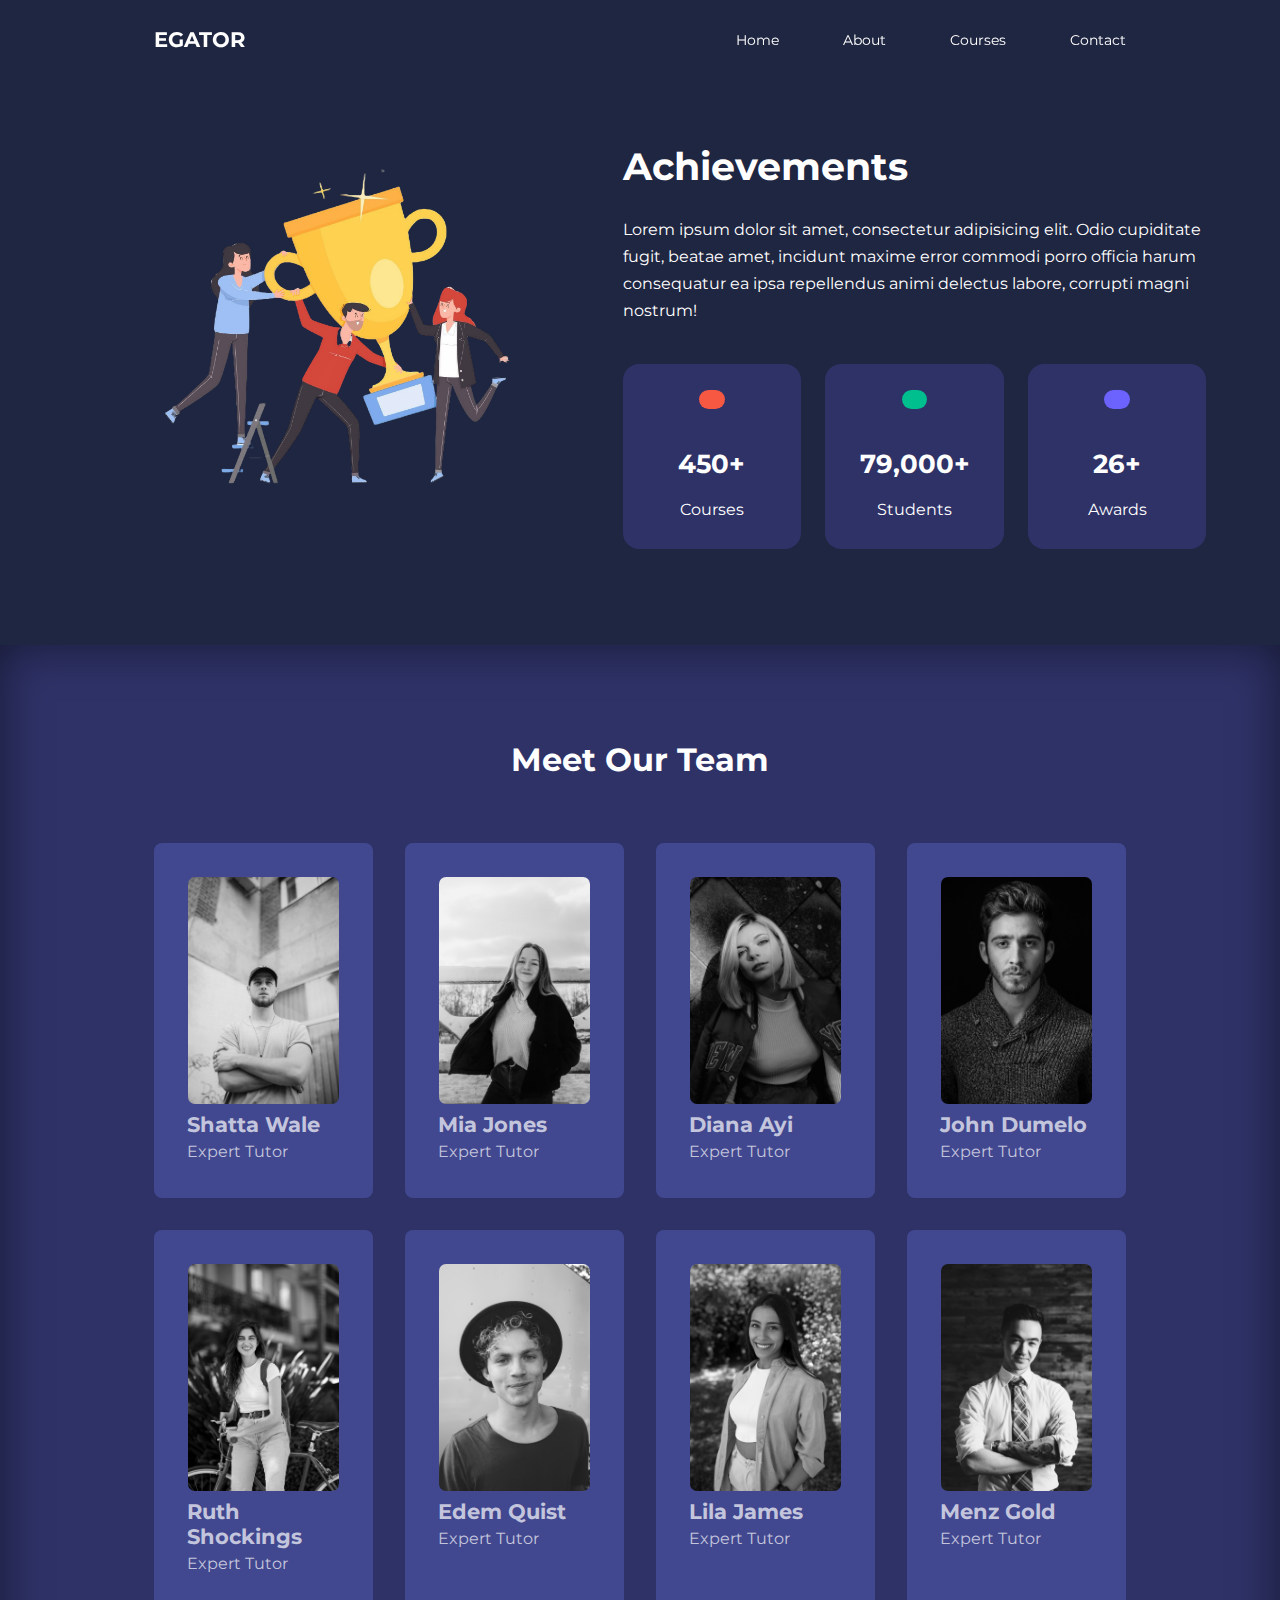
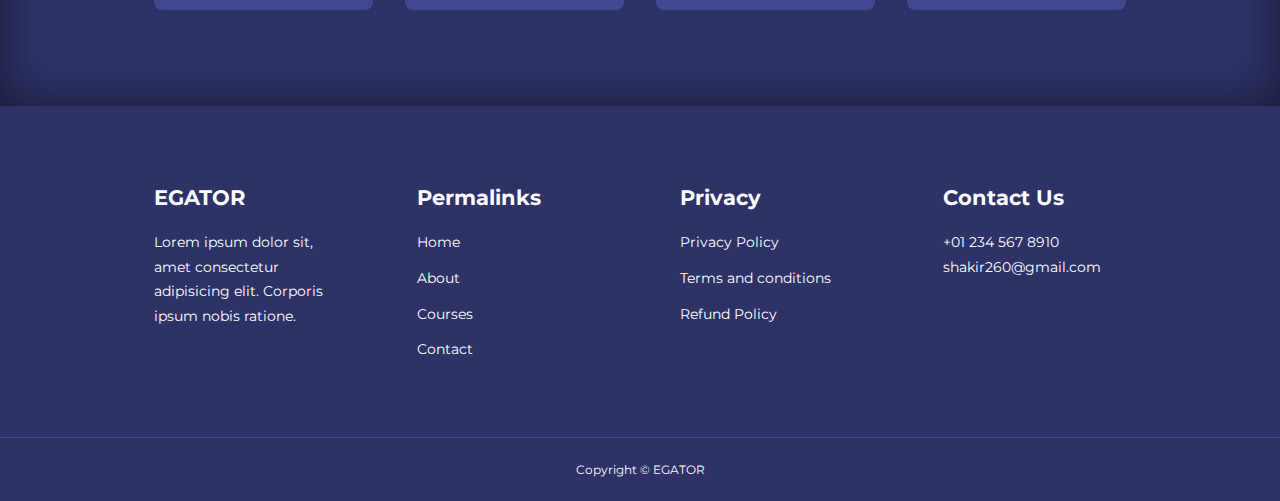
<file: about.html>
<!DOCTYPE html>
<html lang="es">
<head>
    <meta charset="UTF-8">
    <meta http-equiv="X-UA-Compatible" content="IE-edge"
    <meta name="viewport" content="width=device-width, initial-scale=1.0">
    <title>Responsive Multipage Education Website</title>
    <link rel="stylesheet" href="styles.css">
    <!-- About CSS -->
    <link rel="stylesheet" href="about.css">
    <!-- SWIPER JS -->
    <link rel="stylesheet" href="https://cdn.jsdelivr.net/npm/swiper@11/swiper-bundle.min.css"/>
    <!-- ICONSCOUT CDN -->
    <link rel="stylesheet" href="https://unicons.iconscout.com/release/v4.0.8/css/line.css">
</head>
<body>
<!-- =================== NAVBAR ================== -->
<nav>
    <div class="container nav-container">
        <a href="index.html"><h4>EGATOR</h4></a>
        <ul class="nav-menu">
            <li><a href="index.html">Home</a></li>
            <li><a href="about.html">About</a></li>
            <li><a href="courses.html">Courses</a></li>
            <li><a href="contact.html">Contact</a></li>
        </ul>
        <button id="open-menu-btn"><i class="uil uil-bars"></i></button>
        <button id="close-menu-btn"><i class="uil uil-multiply"></i></button>
    </div>
</nav>
<!-- =================== END OF NAVBAR ================== -->

<!-- ================================ ABOUT ============================== -->
    <section class="about-achievements">
        <div class="container about-achievements-container">
            <div class="about-achievements-left">
                <img src="assets/img/edu006.png" alt="">
            </div>
        
            <div class="about-achievements-right">
                <h1>Achievements</h1>
                <p>
                    Lorem ipsum dolor sit amet, consectetur adipisicing elit. 
                    Odio cupiditate fugit, beatae amet, incidunt maxime 
                    error commodi porro officia harum consequatur 
                    ea ipsa repellendus animi delectus labore, 
                    corrupti magni nostrum!
                </p>
                <div class="achievements-cards">
                    <article class="achievement-card">
                        <span class="achievement-icon">
                            <i class="uil uil-video"></i>
                        </span>
                        <h3>450+</h3>
                        <p>Courses</p>
                    </article>
                    <article class="achievement-card">
                        <span class="achievement-icon">
                            <i class="uil uil-users-alt"></i>
                        </span>
                        <h3>79,000+</h3>
                        <p>Students</p>
                    </article>
                    <article class="achievement-card">
                        <span class="achievement-icon">
                            <i class="uil uil-trophy"></i>
                        </span>
                        <h3>26+</h3>
                        <p>Awards</p>
                    </article>
                </div>
            </div>
        </div>
    </section>
<!-- ================================ END OF ABOUT ============================== -->

<section class="team">
    <h2>Meet Our Team</h2>
    <div class="container team-container">
        <article class="team-member">
            <div class="team-member-image">
                <img src="assets/img/tm-m1.jpg" alt="">
            </div>
            <div class="team-member-info">
                <h4>Shatta Wale</h4>
                <p>Expert Tutor</p>
            </div>
            <div class="team-member-socials">
                <a href="#" target="_blank"><i class="uil uil-instagram"></i></a>
                <a href="#" target="_blank"><i class="uil uil-twitter-alt"></i></a>
                <a href="#" target="_blank"><i class="uil uil-linkedin-alt"></i></a>
            </div>
        </article>

        <article class="team-member">
            <div class="team-member-image">
                <img src="assets/img/tm-w1.jpg" alt="">
            </div>
            <div class="team-member-info">
                <h4>Mia Jones</h4>
                <p>Expert Tutor</p>
            </div>
            <div class="team-member-socials">
                <a href="#" target="_blank"><i class="uil uil-instagram"></i></a>
                <a href="#" target="_blank"><i class="uil uil-twitter-alt"></i></a>
                <a href="#" target="_blank"><i class="uil uil-linkedin-alt"></i></a>
            </div>
        </article>

        <article class="team-member">
            <div class="team-member-image">
                <img src="assets/img/tm-w2.jpg" alt="">
            </div>
            <div class="team-member-info">
                <h4>Diana Ayi</h4>
                <p>Expert Tutor</p>
            </div>
            <div class="team-member-socials">
                <a href="#" target="_blank"><i class="uil uil-instagram"></i></a>
                <a href="#" target="_blank"><i class="uil uil-twitter-alt"></i></a>
                <a href="#" target="_blank"><i class="uil uil-linkedin-alt"></i></a>
            </div>
        </article>

        <article class="team-member">
            <div class="team-member-image">
                <img src="assets/img/tm-m2.jpg" alt="">
            </div>
            <div class="team-member-info">
                <h4>John Dumelo</h4>
                <p>Expert Tutor</p>
            </div>
            <div class="team-member-socials">
                <a href="#" target="_blank"><i class="uil uil-instagram"></i></a>
                <a href="#" target="_blank"><i class="uil uil-twitter-alt"></i></a>
                <a href="#" target="_blank"><i class="uil uil-linkedin-alt"></i></a>
            </div>
        </article>

        <article class="team-member">
            <div class="team-member-image">
                <img src="assets/img/tm-w3.jpg" alt="">
            </div>
            <div class="team-member-info">
                <h4>Ruth Shockings</h4>
                <p>Expert Tutor</p>
            </div>
            <div class="team-member-socials">
                <a href="#" target="_blank"><i class="uil uil-instagram"></i></a>
                <a href="#" target="_blank"><i class="uil uil-twitter-alt"></i></a>
                <a href="#" target="_blank"><i class="uil uil-linkedin-alt"></i></a>
            </div>
        </article>

        <article class="team-member">
            <div class="team-member-image">
                <img src="assets/img/tm-m3.jpg" alt="">
            </div>
            <div class="team-member-info">
                <h4>Edem Quist</h4>
                <p>Expert Tutor</p>
            </div>
            <div class="team-member-socials">
                <a href="#" target="_blank"><i class="uil uil-instagram"></i></a>
                <a href="#" target="_blank"><i class="uil uil-twitter-alt"></i></a>
                <a href="#" target="_blank"><i class="uil uil-linkedin-alt"></i></a>
            </div>
        </article>

        <article class="team-member">
            <div class="team-member-image">
                <img src="assets/img/tm-w4.jpg" alt="">
            </div>
            <div class="team-member-info">
                <h4>Lila James</h4>
                <p>Expert Tutor</p>
            </div>
            <div class="team-member-socials">
                <a href="#" target="_blank"><i class="uil uil-instagram"></i></a>
                <a href="#" target="_blank"><i class="uil uil-twitter-alt"></i></a>
                <a href="#" target="_blank"><i class="uil uil-linkedin-alt"></i></a>
            </div>
        </article>

        <article class="team-member">
            <div class="team-member-image">
                <img src="assets/img/tm-m4.jpg" alt="">
            </div>
            <div class="team-member-info">
                <h4>Menz Gold</h4>
                <p>Expert Tutor</p>
            </div>
            <div class="team-member-socials">
                <a href="#" target="_blank"><i class="uil uil-instagram"></i></a>
                <a href="#" target="_blank"><i class="uil uil-twitter-alt"></i></a>
                <a href="#" target="_blank"><i class="uil uil-linkedin-alt"></i></a>
            </div>
        </article>
    </div>
</section>



<!-- ================================ FOOTER ============================== -->
<footer>
    <div class="container footer-container">
        <div class="footer-1">
            <a href="index.html" class="footer-logo"><h4>EGATOR</h4></a>
            <p>
                Lorem ipsum dolor sit, amet consectetur adipisicing elit. Corporis ipsum nobis ratione.
            </p>
        </div>

        <div class="footer-2">
            <h4>Permalinks</h4>
            <ul class="permalinks">
                <li><a href="index.html">Home</a></li>
                <li><a href="about.html">About</a></li>
                <li><a href="courses.html">Courses</a></li>
                <li><a href="contact.html">Contact</a></li>
            </ul>
        </div>

        <div class="footer-3">
            <h4>Privacy</h4>
            <ul class="privacy">
                <li><a href="#">Privacy Policy</a></li>
                <li><a href="#">Terms and conditions</a></li>
                <li><a href="#">Refund Policy</a></li>
            </ul>
        </div>

        <div class="footer-4">
            <h4>Contact Us</h4>
            <div>
                <p>+01 234 567 8910</p>
                <p>shakir260@gmail.com</p>
            </div>
        

            <ul class="footer-socials">
                <li><a href="#"><i class="uil uil-facebook-f"></i></a></li>
                <li><a href="#"><i class="uil uil-instagram-alt"></i></a></li>
                <li><a href="#"><i class="uil uil-twitter"></i></a></li>
                <li><a href="#"><i class="uil uil-linkedin-alt"></i></a></li>
            </ul>
        </div>
    </div>
    <div class="footer-copyright">
        <small>Copyright &copy; EGATOR</small>
    </div>
</footer>


<script src="main.js"></script>
<!-- SWIPER JS SCRIPT -->
<script src="https://cdn.jsdelivr.net/npm/swiper@11/swiper-bundle.min.js"></script>
<!-- Initialize Swiper -->
<script>

let swiper = new Swiper(".mySwiper", {
        slidesPerView: 1,
        spaceBetween: 30,
        pagination: {
            el: ".swiper-pagination",
            clickable: true,
        },
        breakpoints: {
            600: {
                slidesPerView: 2,
                spaceBetween: 32,
            },
        }
    });
</script>
</body>
</html>
</file>
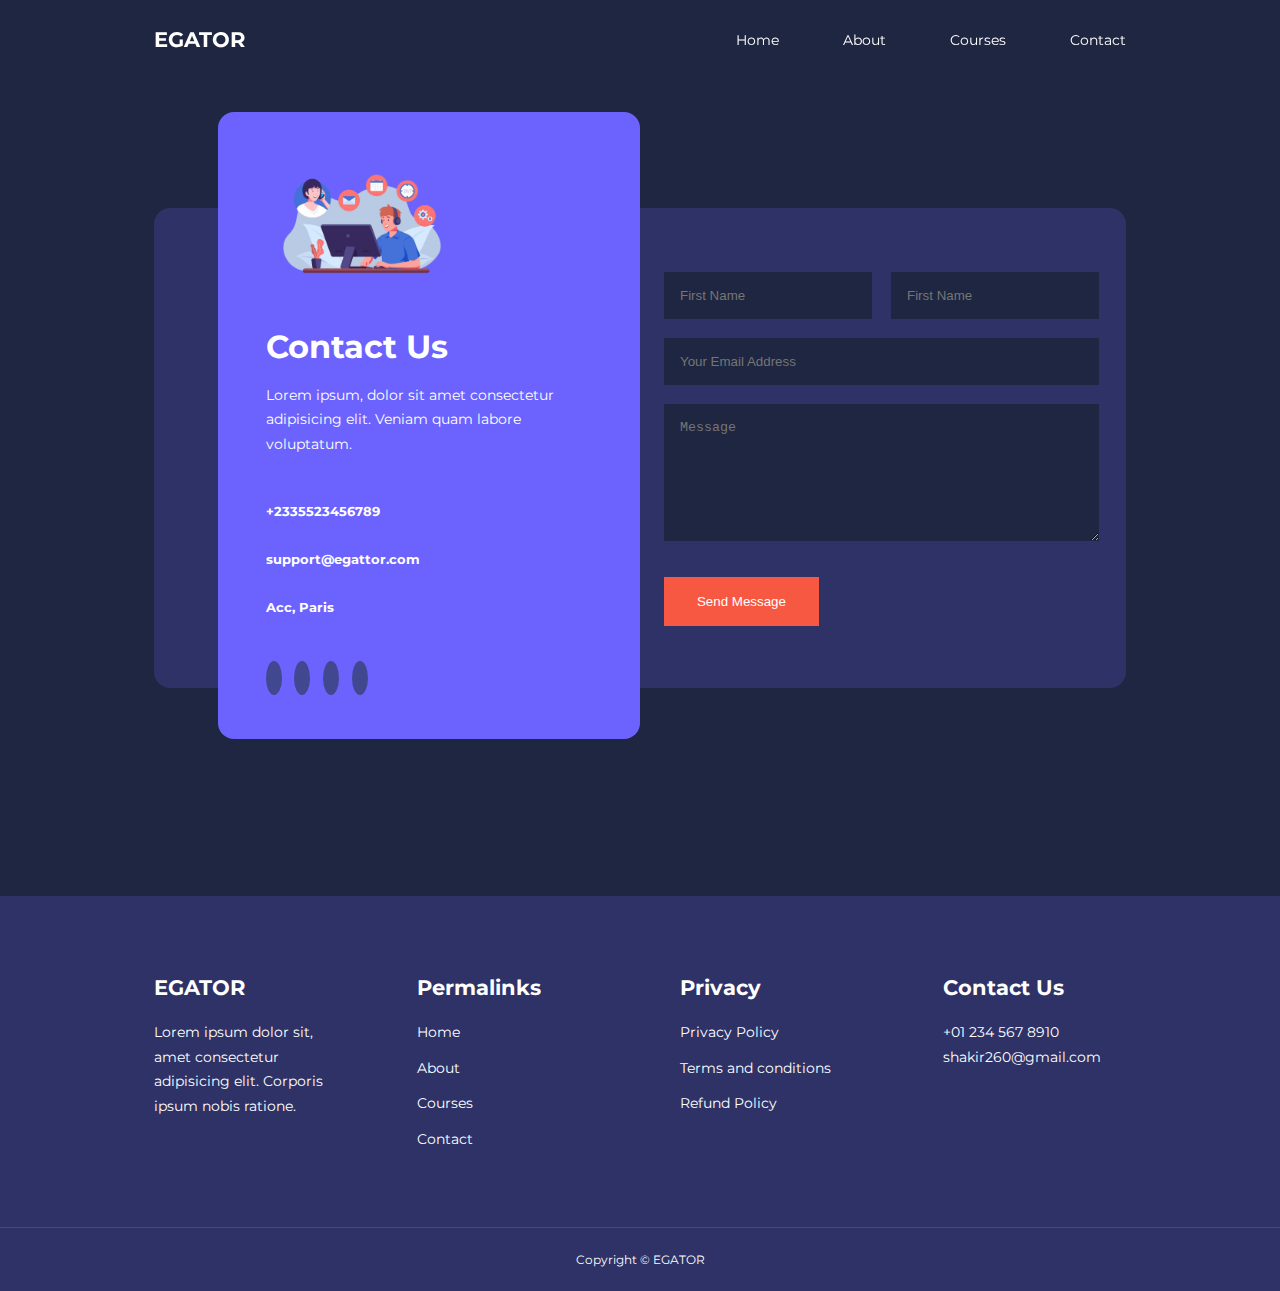
<file: contact.html>
<!DOCTYPE html>
<html lang="es">
<head>
    <meta charset="UTF-8">
    <meta http-equiv="X-UA-Compatible" content="IE-edge"
    <meta name="viewport" content="width=device-width, initial-scale=1.0">
    <title>Responsive Multipage Education Website</title>
    <link rel="stylesheet" href="styles.css">
    <!-- About CSS -->
    <link rel="stylesheet" href="contact.css">
    <!-- SWIPER JS -->
    <link rel="stylesheet" href="https://cdn.jsdelivr.net/npm/swiper@11/swiper-bundle.min.css"/>
    <!-- ICONSCOUT CDN -->
    <link rel="stylesheet" href="https://unicons.iconscout.com/release/v4.0.8/css/line.css">
</head>
<body>
<!-- =================== NAVBAR ================== -->
<nav>
    <div class="container nav-container">
        <a href="index.html"><h4>EGATOR</h4></a>
        <ul class="nav-menu">
            <li><a href="index.html">Home</a></li>
            <li><a href="about.html">About</a></li>
            <li><a href="courses.html">Courses</a></li>
            <li><a href="contact.html">Contact</a></li>
        </ul>
        <button id="open-menu-btn"><i class="uil uil-bars"></i></button>
        <button id="close-menu-btn"><i class="uil uil-multiply"></i></button>
    </div>
</nav>
<!-- =================== END OF NAVBAR ================== -->

    <section class="contact">
        <div class="container contact-container">
            <aside class="contact-aside">
                <div class="aside-image">
                    <img src="assets/img/contact-us.png" alt="">
                </div>
                <h2>Contact Us</h2>
                <p>Lorem ipsum, dolor sit amet consectetur adipisicing elit. Veniam quam labore voluptatum.</p>
                <ul class="contact-details">
                    <li>
                        <i class="uil uil-phone-times"></i>
                        <h5>+2335523456789</h5>
                    </li>
                    <li>
                        <i class="uil uil-envelope"></i>
                        <h5>support@egattor.com</h5>
                    </li>
                    <li>
                        <i class="uil uil-location-point"></i>
                        <h5>Acc, Paris</h5>
                    </li>
                </ul>
                <ul class="contact-socials">
                    <li><a href="#"><i class="uil uil-facebook-f"></i></a></li>
                    <li><a href="#"><i class="uil uil-instagram-alt"></i></a></li>
                    <li><a href="#"><i class="uil uil-twitter"></i></a></li>
                    <li><a href="#"><i class="uil uil-linkedin-alt"></i></a></li>
                </ul>
            </aside>

            <form class="contact-form">
                <div class="form-name">
                    <input type="text" name="First Name" placeholder="First Name" id="">
                    <input type="text" name="First Name" placeholder="First Name" id="">
                </div>
                <input type="email" name="Email Address" placeholder="Your Email Address" required> 
                <textarea name="Message" rows="7" id="" placeholder="Message" required></textarea>
                <button type="submit" class="btn btn-primary">Send Message</button>
            </form>
        </div>
    </section>

<!-- ================================ FOOTER ============================== -->
<footer>
    <div class="container footer-container">
        <div class="footer-1">
            <a href="index.html" class="footer-logo"><h4>EGATOR</h4></a>
            <p>
                Lorem ipsum dolor sit, amet consectetur adipisicing elit. Corporis ipsum nobis ratione.
            </p>
        </div>

        <div class="footer-2">
            <h4>Permalinks</h4>
            <ul class="permalinks">
                <li><a href="index.html">Home</a></li>
                <li><a href="about.html">About</a></li>
                <li><a href="courses.html">Courses</a></li>
                <li><a href="contact.html">Contact</a></li>
            </ul>
        </div>

        <div class="footer-3">
            <h4>Privacy</h4>
            <ul class="privacy">
                <li><a href="#">Privacy Policy</a></li>
                <li><a href="#">Terms and conditions</a></li>
                <li><a href="#">Refund Policy</a></li>
            </ul>
        </div>

        <div class="footer-4">
            <h4>Contact Us</h4>
            <div>
                <p>+01 234 567 8910</p>
                <p>shakir260@gmail.com</p>
            </div>
        

            <ul class="footer-socials">
                <li><a href="#"><i class="uil uil-facebook-f"></i></a></li>
                <li><a href="#"><i class="uil uil-instagram-alt"></i></a></li>
                <li><a href="#"><i class="uil uil-twitter"></i></a></li>
                <li><a href="#"><i class="uil uil-linkedin-alt"></i></a></li>
            </ul>
        </div>
    </div>
    <div class="footer-copyright">
        <small>Copyright &copy; EGATOR</small>
    </div>
</footer>


<script src="main.js"></script>
<!-- SWIPER JS SCRIPT -->
<script src="https://cdn.jsdelivr.net/npm/swiper@11/swiper-bundle.min.js"></script>
<!-- Initialize Swiper -->
<script>

let swiper = new Swiper(".mySwiper", {
        slidesPerView: 1,
        spaceBetween: 30,
        pagination: {
            el: ".swiper-pagination",
            clickable: true,
        },
        breakpoints: {
            600: {
                slidesPerView: 2,
                spaceBetween: 32,
            },
        }
    });
</script>
</body>
</html>
</file>
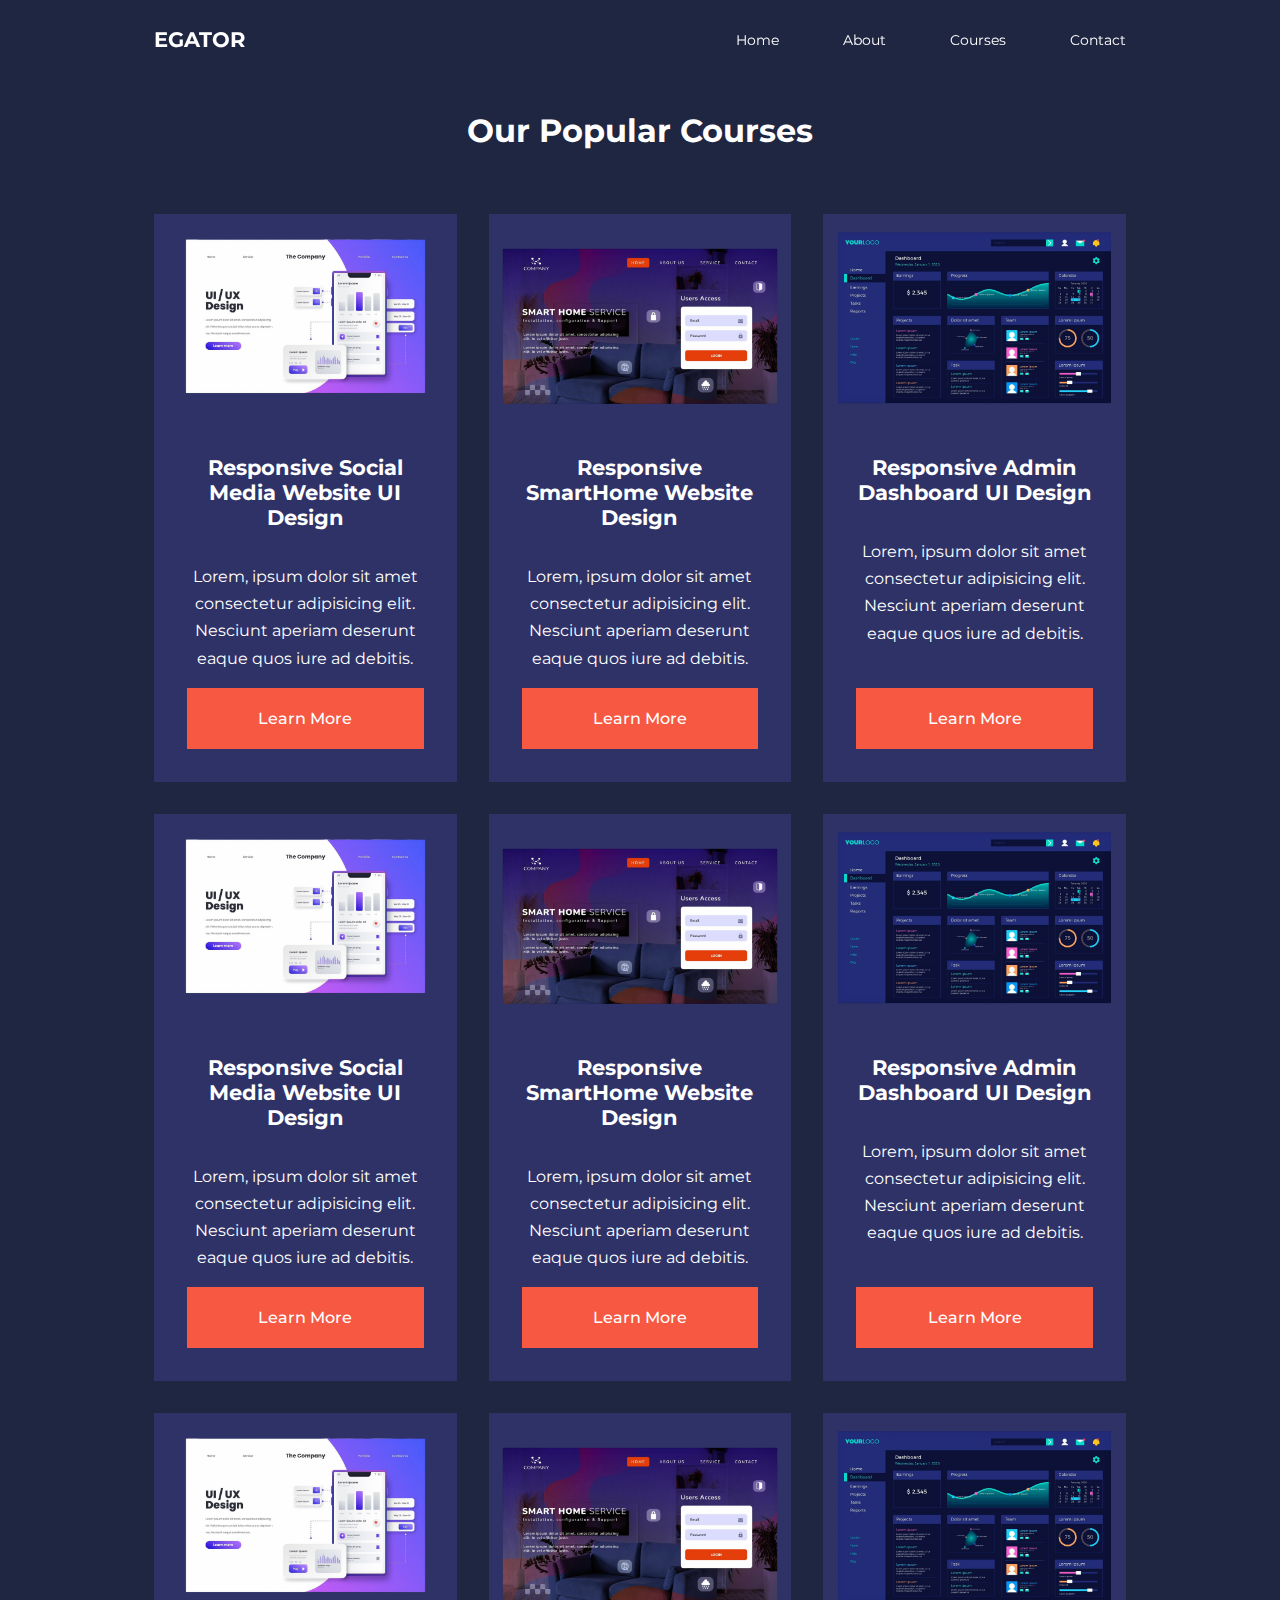
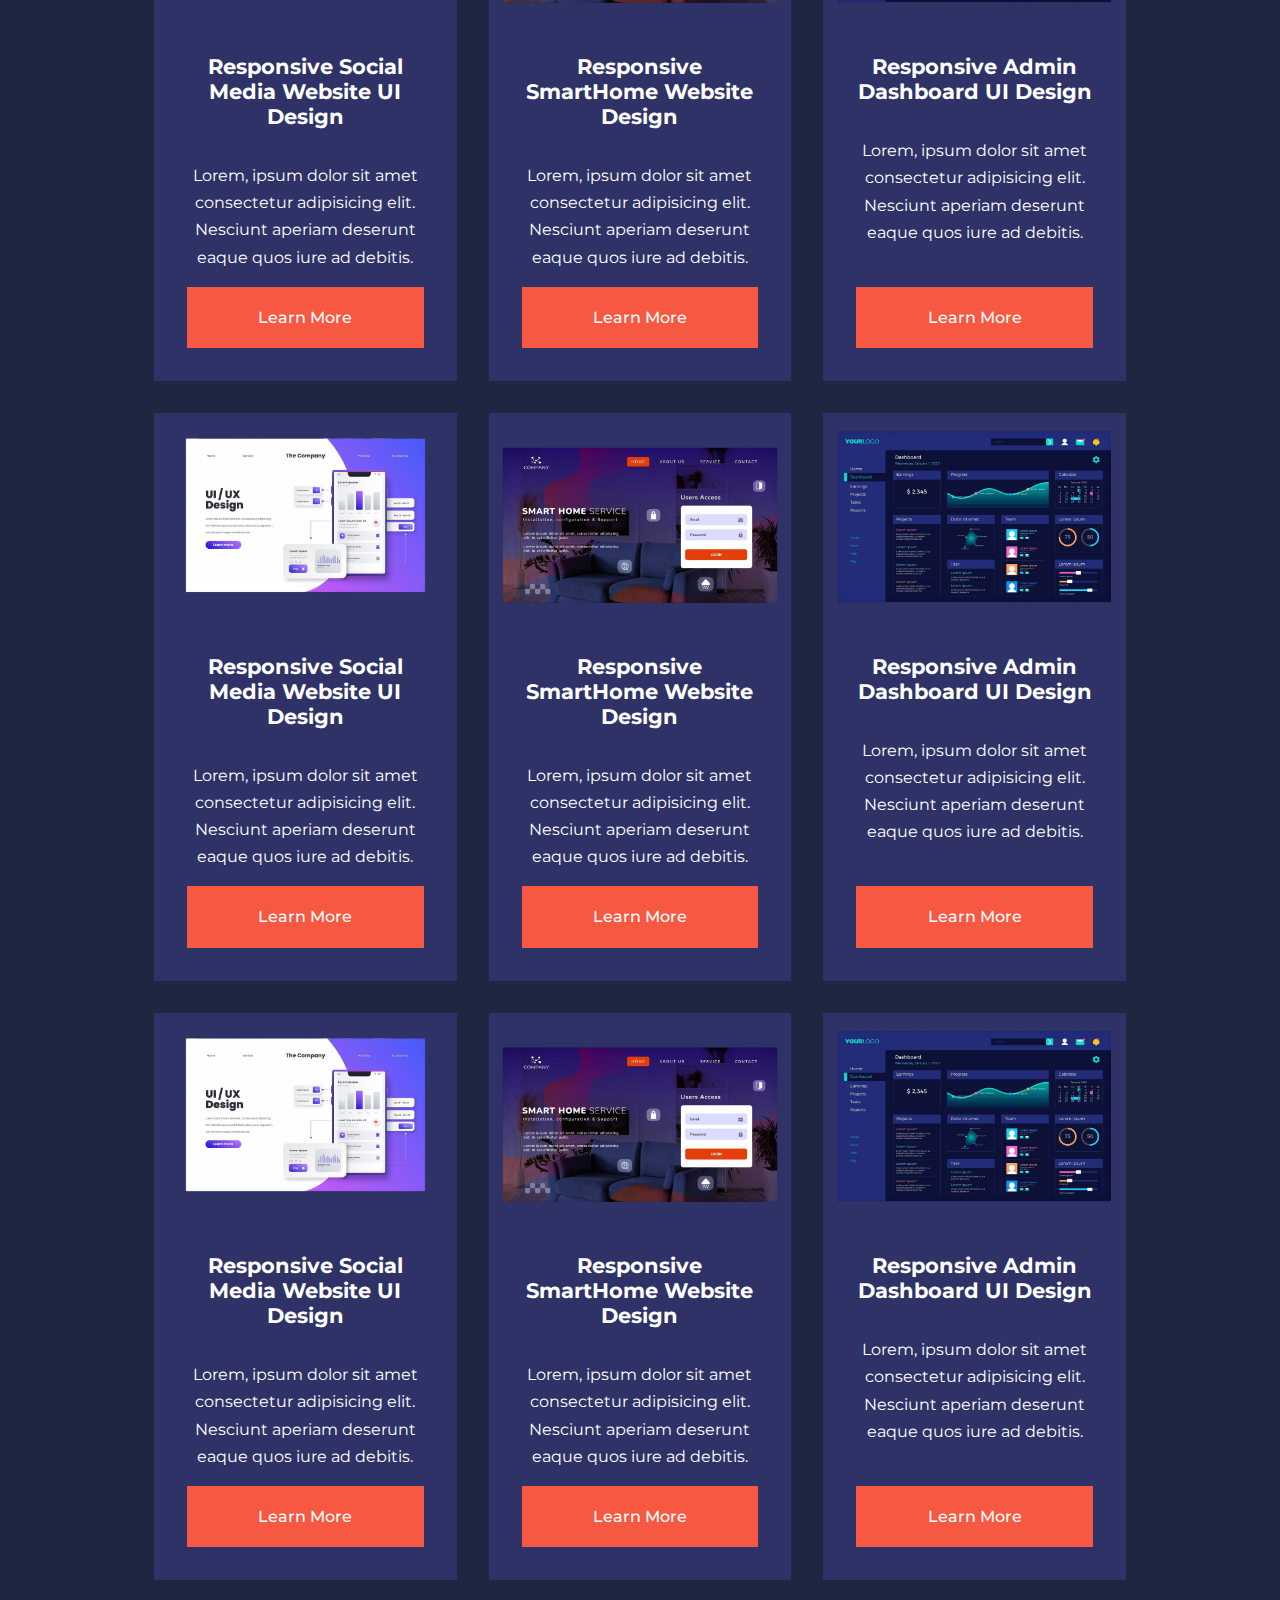
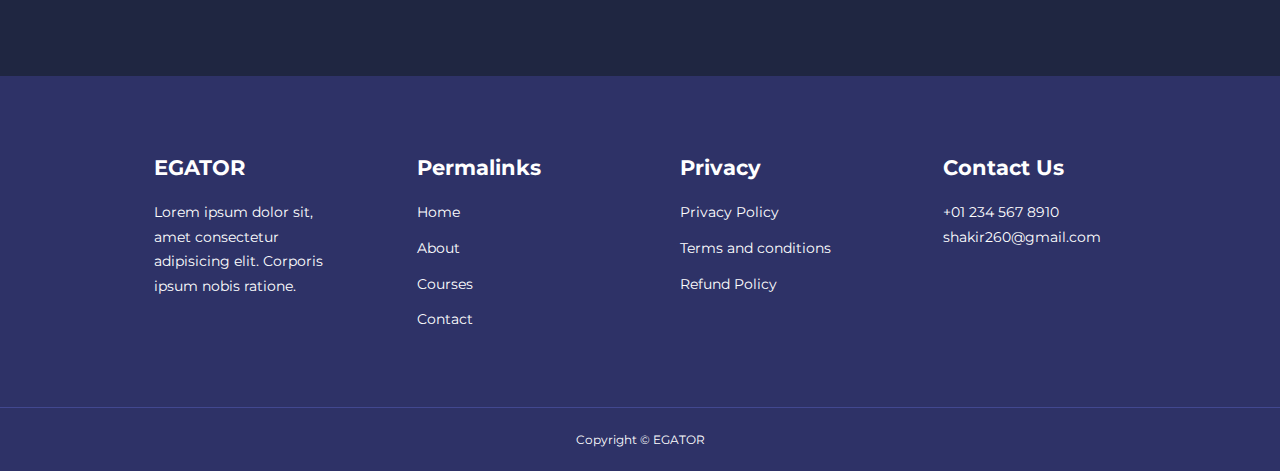
<file: courses.html>
<!DOCTYPE html>
<html lang="es">
<head>
    <meta charset="UTF-8">
    <meta http-equiv="X-UA-Compatible" content="IE-edge"
    <meta name="viewport" content="width=device-width, initial-scale=1.0">
    <title>Responsive Multipage Education Website</title>
    <link rel="stylesheet" href="styles.css">
    <!-- Courses CSS -->
    <link rel="stylesheet" href="courses.css">
    <!-- SWIPER JS -->
    <link rel="stylesheet" href="https://cdn.jsdelivr.net/npm/swiper@11/swiper-bundle.min.css"/>
    <!-- ICONSCOUT CDN -->
    <link rel="stylesheet" href="https://unicons.iconscout.com/release/v4.0.8/css/line.css">
</head>
<body>
<!-- =================== NAVBAR ================== -->
<nav>
    <div class="container nav-container">
        <a href="index.html"><h4>EGATOR</h4></a>
        <ul class="nav-menu">
            <li><a href="index.html">Home</a></li>
            <li><a href="about.html">About</a></li>
            <li><a href="courses.html">Courses</a></li>
            <li><a href="contact.html">Contact</a></li>
        </ul>
        <button id="open-menu-btn"><i class="uil uil-bars"></i></button>
        <button id="close-menu-btn"><i class="uil uil-multiply"></i></button>
    </div>
</nav>
<!-- =================== END OF NAVBAR ================== -->

<!-- ================================ COURSES ============================== -->
<section class="courses">
    <h2>Our Popular Courses</h2>
    <div class="container courses-container">
        <article class="course">
            <div class="course-image">
                <img src="assets/img/edu003.png" alt="">
            </div>
            <div class="course-info">
                <h4>Responsive Social Media Website UI Design</h4>
                <p>
                    Lorem, ipsum dolor sit amet consectetur adipisicing elit. Nesciunt aperiam
                    deserunt eaque quos iure ad debitis.
                </p>
                <a href="courses.html" class="btn btn-primary">Learn More</a>        
            </div>
        </article>

        <article class="course">
            <div class="course-image">
                <img src="assets/img/edu004.png" alt="">
            </div>
            <div class="course-info">
                <h4>Responsive SmartHome Website Design</h4>
                <p>
                    Lorem, ipsum dolor sit amet consectetur adipisicing elit. Nesciunt aperiam
                    deserunt eaque quos iure ad debitis.
                </p>
                <a href="courses.html" class="btn btn-primary">Learn More</a>
            </div>
        </article>

        <article class="course">
            <div class="course-image">
                <img src="assets/img/edu005.png" alt="">
            </div>
            <div class="course-info">
                <h4>Responsive Admin Dashboard UI Design</h4>
                <p>
                    Lorem, ipsum dolor sit amet consectetur adipisicing elit. Nesciunt aperiam
                    deserunt eaque quos iure ad debitis.
                </p>
                <a href="courses.html" class="btn btn-primary">Learn More</a>
            </div>
        </article>

        <article class="course">
            <div class="course-image">
                <img src="assets/img/edu003.png" alt="">
            </div>
            <div class="course-info">
                <h4>Responsive Social Media Website UI Design</h4>
                <p>
                    Lorem, ipsum dolor sit amet consectetur adipisicing elit. Nesciunt aperiam
                    deserunt eaque quos iure ad debitis.
                </p>
                <a href="courses.html" class="btn btn-primary">Learn More</a>        
            </div>
        </article>

        <article class="course">
            <div class="course-image">
                <img src="assets/img/edu004.png" alt="">
            </div>
            <div class="course-info">
                <h4>Responsive SmartHome Website Design</h4>
                <p>
                    Lorem, ipsum dolor sit amet consectetur adipisicing elit. Nesciunt aperiam
                    deserunt eaque quos iure ad debitis.
                </p>
                <a href="courses.html" class="btn btn-primary">Learn More</a>
            </div>
        </article>

        <article class="course">
            <div class="course-image">
                <img src="assets/img/edu005.png" alt="">
            </div>
            <div class="course-info">
                <h4>Responsive Admin Dashboard UI Design</h4>
                <p>
                    Lorem, ipsum dolor sit amet consectetur adipisicing elit. Nesciunt aperiam
                    deserunt eaque quos iure ad debitis.
                </p>
                <a href="courses.html" class="btn btn-primary">Learn More</a>
            </div>
        </article>

        <article class="course">
            <div class="course-image">
                <img src="assets/img/edu003.png" alt="">
            </div>
            <div class="course-info">
                <h4>Responsive Social Media Website UI Design</h4>
                <p>
                    Lorem, ipsum dolor sit amet consectetur adipisicing elit. Nesciunt aperiam
                    deserunt eaque quos iure ad debitis.
                </p>
                <a href="courses.html" class="btn btn-primary">Learn More</a>        
            </div>
        </article>

        <article class="course">
            <div class="course-image">
                <img src="assets/img/edu004.png" alt="">
            </div>
            <div class="course-info">
                <h4>Responsive SmartHome Website Design</h4>
                <p>
                    Lorem, ipsum dolor sit amet consectetur adipisicing elit. Nesciunt aperiam
                    deserunt eaque quos iure ad debitis.
                </p>
                <a href="courses.html" class="btn btn-primary">Learn More</a>
            </div>
        </article>

        <article class="course">
            <div class="course-image">
                <img src="assets/img/edu005.png" alt="">
            </div>
            <div class="course-info">
                <h4>Responsive Admin Dashboard UI Design</h4>
                <p>
                    Lorem, ipsum dolor sit amet consectetur adipisicing elit. Nesciunt aperiam
                    deserunt eaque quos iure ad debitis.
                </p>
                <a href="courses.html" class="btn btn-primary">Learn More</a>
            </div>
        </article>

        <article class="course">
            <div class="course-image">
                <img src="assets/img/edu003.png" alt="">
            </div>
            <div class="course-info">
                <h4>Responsive Social Media Website UI Design</h4>
                <p>
                    Lorem, ipsum dolor sit amet consectetur adipisicing elit. Nesciunt aperiam
                    deserunt eaque quos iure ad debitis.
                </p>
                <a href="courses.html" class="btn btn-primary">Learn More</a>        
            </div>
        </article>

        <article class="course">
            <div class="course-image">
                <img src="assets/img/edu004.png" alt="">
            </div>
            <div class="course-info">
                <h4>Responsive SmartHome Website Design</h4>
                <p>
                    Lorem, ipsum dolor sit amet consectetur adipisicing elit. Nesciunt aperiam
                    deserunt eaque quos iure ad debitis.
                </p>
                <a href="courses.html" class="btn btn-primary">Learn More</a>
            </div>
        </article>

        <article class="course">
            <div class="course-image">
                <img src="assets/img/edu005.png" alt="">
            </div>
            <div class="course-info">
                <h4>Responsive Admin Dashboard UI Design</h4>
                <p>
                    Lorem, ipsum dolor sit amet consectetur adipisicing elit. Nesciunt aperiam
                    deserunt eaque quos iure ad debitis.
                </p>
                <a href="courses.html" class="btn btn-primary">Learn More</a>
            </div>
        </article>

        <article class="course">
            <div class="course-image">
                <img src="assets/img/edu003.png" alt="">
            </div>
            <div class="course-info">
                <h4>Responsive Social Media Website UI Design</h4>
                <p>
                    Lorem, ipsum dolor sit amet consectetur adipisicing elit. Nesciunt aperiam
                    deserunt eaque quos iure ad debitis.
                </p>
                <a href="courses.html" class="btn btn-primary">Learn More</a>        
            </div>
        </article>

        <article class="course">
            <div class="course-image">
                <img src="assets/img/edu004.png" alt="">
            </div>
            <div class="course-info">
                <h4>Responsive SmartHome Website Design</h4>
                <p>
                    Lorem, ipsum dolor sit amet consectetur adipisicing elit. Nesciunt aperiam
                    deserunt eaque quos iure ad debitis.
                </p>
                <a href="courses.html" class="btn btn-primary">Learn More</a>
            </div>
        </article>

        <article class="course">
            <div class="course-image">
                <img src="assets/img/edu005.png" alt="">
            </div>
            <div class="course-info">
                <h4>Responsive Admin Dashboard UI Design</h4>
                <p>
                    Lorem, ipsum dolor sit amet consectetur adipisicing elit. Nesciunt aperiam
                    deserunt eaque quos iure ad debitis.
                </p>
                <a href="courses.html" class="btn btn-primary">Learn More</a>
            </div>
        </article>
    </div>
</section>
<!-- ================================ END OF COURSES ============================== -->


<!-- ================================ FOOTER ============================== -->
<footer>
    <div class="container footer-container">
        <div class="footer-1">
            <a href="index.html" class="footer-logo"><h4>EGATOR</h4></a>
            <p>
                Lorem ipsum dolor sit, amet consectetur adipisicing elit. Corporis ipsum nobis ratione.
            </p>
        </div>

        <div class="footer-2">
            <h4>Permalinks</h4>
            <ul class="permalinks">
                <li><a href="index.html">Home</a></li>
                <li><a href="about.html">About</a></li>
                <li><a href="courses.html">Courses</a></li>
                <li><a href="contact.html">Contact</a></li>
            </ul>
        </div>

        <div class="footer-3">
            <h4>Privacy</h4>
            <ul class="privacy">
                <li><a href="#">Privacy Policy</a></li>
                <li><a href="#">Terms and conditions</a></li>
                <li><a href="#">Refund Policy</a></li>
            </ul>
        </div>

        <div class="footer-4">
            <h4>Contact Us</h4>
            <div>
                <p>+01 234 567 8910</p>
                <p>shakir260@gmail.com</p>
            </div>
        

            <ul class="footer-socials">
                <li><a href="#"><i class="uil uil-facebook-f"></i></a></li>
                <li><a href="#"><i class="uil uil-instagram-alt"></i></a></li>
                <li><a href="#"><i class="uil uil-twitter"></i></a></li>
                <li><a href="#"><i class="uil uil-linkedin-alt"></i></a></li>
            </ul>
        </div>
    </div>
    <div class="footer-copyright">
        <small>Copyright &copy; EGATOR</small>
    </div>
</footer>


<script src="main.js"></script>
<!-- SWIPER JS SCRIPT -->
<script src="https://cdn.jsdelivr.net/npm/swiper@11/swiper-bundle.min.js"></script>
<!-- Initialize Swiper -->
<script>

let swiper = new Swiper(".mySwiper", {
        slidesPerView: 1,
        spaceBetween: 30,
        pagination: {
            el: ".swiper-pagination",
            clickable: true,
        },
        breakpoints: {
            600: {
                slidesPerView: 2,
                spaceBetween: 32,
            },
        }
    });
</script>
</body>
</html>
</file>
<file: styles.css>
@import url('https://fonts.googleapis.com/css2?family=Montserrat:ital,wght@0,100..900;1,100..900&display=swap');

*{
    margin: 0;
    padding: 0;
    outline: 0;
    text-decoration: none;
    list-style: none;
    box-sizing: border-box;
}

:root{
    --color-primary: #6c63ff;
    --color-success: #00bf8e;
    --color-warning: #f7c94b;
    --color-danger: #f75842;
    --danger-variant: rgba(247, 88, 66, 0.4);
    --color-white: #fff;
    --color-light: rgba(255,255,255, 0.7);
    --color-black: #000;
    --color-bg: #1f2641;
    --color-bg1: #2e3267;
    --color-bg2: #424890;

    --container-width-lg: 76%;
    --container-width-md: 90%;
    --container-width-sm: 94%;

    --transition: all 400ms ease;
}

body{
    font-family: 'Montserrat', sans-serif;
    line-height: 1.7;
    color: var(--color-white);
    background: var(--color-bg);
    background-image: url('../assets/img/');
}



.container{
    width: var(--container-width-lg);
    margin: 0 auto;
}

section{
    padding: 6rem 0;
}

section h2{
    text-align: center;
    margin-bottom: 4rem;
}

h1,
h2,
h3,
h4,
h5,
h6{
    line-height: 1.2;
}

h1{
    font-size: 2.4rem;
}

h2{
    font-size: 2rem;
}

h3{
    font-size: 1.6rem;
}

h4{
    font-size: 1.3rem;
}

a{
    color: var(--color-white);
}

img{
    width: 100%;
    object-fit: cover;
}

.btn{
    display: inline-block;
    background: var(--color-white);
    color: var(--color-black);
    padding: 1rem 2rem;
    border: 1px solid transparent;
    font-weight: 500;
    transition: var(--transition);
}

.btn:hover {
    background: transparent;
    color: var(--color-white);
    border-color: var(--color-white);
}

.btn-primary{
    background:var(--color-danger);
    color: var(--color-white);
}

/* ======================== NAVBAR =======================*/

nav{
    background: transparent;
    width: 100vw;
    height: 5rem;
    position: fixed;
    top: 0;
    z-index: 11;
}

/* change navbar styles on scroll using javascript */
.window-scroll{
    background: var(--color-primary);
    box-shadow: 0 1rem 2rem rgba(0,0,0, 0.2);
}

.nav-container{
    height: 100%;
    display: flex;
    justify-content: space-between;
    align-items: center;
}

nav button{
    display: none;
}

.nav-menu{
    display: flex;
    align-items: center;
    gap: 4rem;
}

.nav-menu a{
    font-size: 0.9rem;
    transition: all 400ms ease;
}

.nav-menu a:hover{
    color: var(--color-bg2);
}

/* ======================== HEADER =======================*/
header {
    position: relative;
    top: 5rem;
    overflow: hidden;
    height: 70vh;
    margin-bottom: 5rem;
}

.header-container{
    display: grid;
    grid-template-columns: 1fr 1fr;
    align-items: center;
    gap: 5rem;
    height: 100%;
}

.header-left{
    margin: 1rem 0 2.4rem;
}


/* ======================== CATEGORIES =======================*/
.categories{
    background: var(--color-bg1);
    height: 32rem;
}

.categories h1{
    line-height: 1;
    margin-bottom: 3rem;
}

.categories-container{
    display: grid;
    grid-template-columns: 40% 60%;
    /* gap: 4rem; */
}

.categories-left p{
    margin-right: 4rem;
}

.categories-right{
    display: grid;
    grid-template-columns: repeat(3, 1fr);
    gap: 1.2rem;
}

.category{
    background: var(--color-bg2);
    padding: 2rem;
    border-radius: 2rem;
    transition: var(--transition);
}

.category:hover{
    box-shadow: 0 3rem 3rem rgba(0, 0, 0, 0.3);
    z-index: 1;
}

.category:nth-child(2) .category-icon{
    background: var(--color-danger);
}

.category:nth-child(3) .category-icon{
    background: var(--color-success);
}

.category:nth-child(4) .category-icon{
    background: var(--color-warning);
}

.category:nth-child(5) .category-icon{
    background: var(--color-success);
}


.category-icon{
    background: var(--color-primary);
    padding: 0.7rem;
    border-radius: 0.9rem;
}

.category h5{
    margin: 2rem 0 1rem;
}

.category p{
    font-size: 0.85rem;
}

/* ======================== POPULAR COURSES =======================*/
.courses {
    margin-top: 10rem;
}

.courses-container {
    display: grid;
    grid-template-columns: repeat(3, 1fr); /* Tres columnas iguales */
    gap: 2rem;
}

.course {
    display: flex;
    flex-direction: column; /* Para apilar los elementos verticalmente */
    justify-content: flex-start; /* Asegura que los elementos empiecen desde arriba */
    align-items: stretch; /* Permite que los elementos ocupen el ancho completo */
    background: var(--color-bg1);
    border: 1px solid transparent;
    text-align: center;
    transition: var(--transition);
}

.course-image {
    width: 100%; /* Ocupa todo el ancho disponible */
    display: block;
}

.course-image img {
    width: 100%; /* Ajusta la imagen al ancho del contenedor */
    height: auto; /* Mantiene la proporción de la imagen */
}

.course-info {
    padding: 2rem;
    flex-grow: 1; /* Ocupa el espacio restante debajo de la imagen */
    display: flex;
    flex-direction: column;
    justify-content: space-between; /* Mantiene el botón en la parte inferior */
    text-align: center;
}

.course-info h4 {
    margin-bottom: 1rem;
}

.course-info p {
    margin: 1rem 0;
}

.course-info a {
    margin-top: auto; /* Mueve el botón hacia el final del contenedor */
}

.course:hover {
    background: transparent;
    border-color: var(--color-primary);
}

/* ======================== FAQs =======================*/
.faqs{
    background: var(--color-bg1);
    box-shadow: inset 0 0 3rem rgba(0,0,0,0.5);
}

.faqs-container{
    display: grid;
    grid-template-columns: 1fr 1fr;
    gap: 1rem;
}

.faq{
    padding: 2rem;
    display: flex;
    align-items: center;
    gap: 1.4rem;
    height: fit-content;
    background: var(--color-primary);
    cursor: pointer;
}

.faq h4{
    font-size: 1rem;
    line-height: 2.2;
}

.faq-icon{
    align-self: flex-start;
    font-size: 1.2rem;
}

.faq p{
    margin-top: 0.8rem;
    display: none;
}

.faq.open p{
    display: block;
}

/* ======================== TESTIMONIALS =======================*/
.testimonials-container{
    overflow-x: hidden;
    position: relative;
    margin-bottom: 5rem;
}

.testimonial{
    padding-top: 2rem;
}

.avatar{
    width: 6rem;
    height: 6rem;
    border-radius: 50%;
    overflow: hidden;
    margin: 0 auto 1rem;
    border: 1rem solid var(--color-bg1);
}

.avatar img{
    height: 100%;
    object-fit: cover;
}

.testimonial-info{
    text-align: center;
    background: var(--color-primary);
    padding: 2rem;
    margin-top: 3rem;
}

.testimonial-body {
    position: relative; /* Asegura que el pseudo-elemento ::before se posicione correctamente */
}

.testimonial-body::before {
    content: "";
    display: block;
    background: linear-gradient(
        135deg, 
        transparent, 
        var(--color-primary), 
        var(--color-primary), 
        var(--color-primary)
    );
    width: 3rem;
    height: 3rem;
    position: absolute;
    left: 45%;
    top: -6.2rem;
    transform: rotate(45deg);
    transform-origin: center;
}

/* ======================== FOOTER =======================*/
footer{
    background: var(--color-bg1);
    padding-top: 5rem;
    font-size: 0.9rem;
}

.footer-container{
    display: grid;
    grid-template-columns: repeat(4, 1fr);
    gap: 5rem;
}

.footer-container > div h4{
    margin-bottom: 1.2rem;
}

-footer-1 p{
    margin: 0 0 2rem;
}

footer ul li{
    margin-bottom: 0.7rem;
}

footer ul li a:hover{
    text-decoration: underline;
}

.footer-socials{
    display: flex;
    gap: 1rem;
    font-size: 1.2rem;
    margin-top: 2rem;
}

.footer-copyright{
    text-align: center;
    margin-top: 4rem;
    padding: 1.2rem 0;
    border-top: 1px solid var(--color-bg2);
}

/* ======================== MEDIA QUERIES (TABLETS) BREAKPOINTS =======================*/

@media screen and (max-width: 1024px){
    .container{
        width: var(--container-width-md);
    }

    h1{
        font-size: 2.2rem;
    }

    h2{
        font-size: 1.7rem;
    }

    h3{
        font-size: 1.4rem;
    }

    h4{
        font-size: 1.2rem;
    }


    /* ======================== NAVBAR =======================*/
    nav button {
        display: inline-block;
        background: transparent;
        font-size: 1.8rem;
        color: var(--color-white);
        cursor: pointer;
        border: 0;
    }

    nav button#close-menu-btn{
        display: none;
    }

    .nav-menu{
        position: fixed;
        top: 5rem;
        right: 5%;
        height: fit-content;
        width: 18rem;
        flex-direction: column;
        gap: 0;
        display: none;
    }

    .nav-menu li{
        width: 100%;
        height: 5.8rem;
        animation: animateNavItems 400ms linear forwards;
        transform-origin: top right;
        opacity: 0;
    }

    .nav-menu li:nth-child(2){
        animation-delay: 200ms;
    }

    .nav-menu li:nth-child(3){
        animation-delay: 400ms;
    }

    .nav-menu li:nth-child(4){
        animation-delay: 600ms;
    }

    @keyframes animateNavItems {
        0%{
            transform: rotateZ(-90deg) rotateX(90deg) scale(0.1);
        }

        100% {
            transform: rotateZ(0) rotateX(0) scale(1);
            opacity: 1;
        }
    }

    .nav-menu li a {
        background: var(--color-primary);
        box-shadow: -4rem 6rem 10rem rgba(0,0,0, 0.6);
        width: 100%;
        height: 100%;
        display: grid;
        place-items: center;
    }

    .nav-menu li a:hover {
        background: var(--color-bg2);
        color: var(--color-white);
    }

    /* ======================== HEADER =======================*/
    header {
        height: 100%;
        margin-bottom: 4rem;
        padding-left: 3rem;
    }

    .header-container{
        gap: 0;
        padding-bottom: 3rem;
    }

    .header-container h1{
        margin-bottom: 1.5rem;
    }

    .header-container p{
        margin-bottom: 2.3rem;
    }

    .header-container button{
        margin-top: 2rem;
    }

    /* ======================== CATEGORIES =======================*/

    .categories{
        height: auto;
        padding-left: 3rem;
        padding-right: 3rem;
    }

    .categories-container{
        grid-template-columns: 1fr;
        gap: 3rem;
    }

    .categories-left{
        margin-right: 0;
    }

    .categories-left p{
        margin-bottom: 2.3rem;
    }

    /* ======================== POPULAR COURSES =======================*/
    .courses {
        margin-top: 0;
        padding-left: 3rem;
        padding-right: 3rem;
    }

    .courses-container{
        grid-template-columns: 1fr 1fr;
    }

    /* ======================== FAQs =======================*/
    .faqs-container{
        grid-template-columns: 1fr;
    }

    .faq{
        padding: 1.5rem;
    }

    /* ======================== FOOTER =======================*/
    .footer-container{
        grid-template-columns: 1fr 1fr;
    }
}

/* ======================== MEDIA QUERIES (PHONES) BREAKPOINTS =======================*/
@media screen and (max-width: 600px){
    .container{
        width: var(--container-width-sm);
    }

    /* ======================== NAVBAR =======================*/
    .nav-menu{
        right: 3%;
    }

    /* ======================== HEADER =======================*/
    header{
        height: 100vh;
    }

    .header-container{
        grid-template-columns: 1fr;
        text-align: center;
        margin-top: 0rem;
    }

    .header-left p{
        margin-bottom: 1.3rem;
    }

    /* ======================== CATEGORIES =======================*/
    .categories-right{
        grid-template-columns: 1fr;
        gap: 0.7rem;
    }

    .category{
        padding: 1rem;
        border-radius: 1rem;
    }

    .category-icon{
        margin-top: 4px;
        display: inline-block;
    }

    /* ======================== POPULAR COURSES =======================*/
    .courses-container{
        grid-template-columns: 1fr;
    }

    /* ======================== TESTIMONIALS =======================*/
    .testimonial-body{
        padding-right: 1.2rem;
    }

    /* ======================== FOOTER =======================*/
    .footer-container{
        grid-template-columns: 1fr;
        text-align: center;
        gap: 2rem;
    }

    .footer-1 p{
        margin: 1rem auto;
    }

    .footer-socials {
        justify-content: center;
    }

}

@media screen and (max-width: 400px) {
    .categories-right{
        grid-template-columns: repeat(1, 1fr);
        gap: 4.32rem;
    }
}
</file>
<file: about.css>
@import url('https://fonts.googleapis.com/css2?family=Montserrat:ital,wght@0,100..900;1,100..900&display=swap');

*{
    margin: 0;
    padding: 0;
    outline: 0;
    text-decoration: none;
    list-style: none;
    box-sizing: border-box;
}

:root{
    --color-primary: #6c63ff;
    --color-success: #00bf8e;
    --color-warning: #f7c94b;
    --color-danger: #f75842;
    --danger-variant: rgba(247, 88, 66, 0.4);
    --color-white: #fff;
    --color-light: rgba(255,255,255, 0.7);
    --color-black: #000;
    --color-bg: #1f2641;
    --color-bg1: #2e3267;
    --color-bg2: #424890;

    --container-width-lg: 76%;
    --container-width-md: 90%;
    --container-width-sm: 94%;

    --transition: all 400ms ease;
}


/* ======================== ACHIEVEMENTS =======================*/
.about-achievements {
    margin-top: 3rem;
}

.about-achievements-container{
    display: grid;
    grid-template-columns: 40% 60%;
    gap: 5rem;
}

.about-achievements-left img{
    height: 90%;
}

.about-achievements-right > p {
    margin: 1.6rem 0 2.5rem
}

.achievements-cards{
    display: grid;
    grid-template-columns: repeat(3, 1fr);
    gap: 1.5rem;
}

.achievement-card{
    background: var(--color-bg1);
    padding: 1.6rem;
    border-radius: 1rem;
    text-align: center;
    transition: var(--transition);
}

.achievement-card:hover{
    background: var(--color-bg2);
    box-shadow: 0 3rem 3rem rgba(0,0,0, 0.3);
}

.achievement-icon{
    background: var(--color-danger);
    padding: 0.6rem;
    padding-left: 0.8rem;
    padding-right: 0.8rem;
    border-radius: 1rem;
    display: inline-block;
    margin-bottom: 2rem;
    font-size: 2rem;
}

.achievement-card:nth-child(2) .achievement-icon{
    background: var(--color-success);
}

.achievement-card:nth-child(3) .achievement-icon{
    background: var(--color-primary);
}

.achievement-card p{
    margin-top: 1rem;
}

/* ======================== TEAMS =======================*/
.team{
    background: var(--color-bg1);
    box-shadow: inset 0 0 3rem rgba(0,0,0,0.5);
}

.team-container{
    display: grid;
    grid-template-columns: repeat(4, 1fr);
    gap: 2rem;
}

.team-member{
    background: var(--color-bg2);
    padding: 2rem;
    border: 1px solid transparent;
    border-radius: 0.5rem;
    transition: var(--transition);
    position: relative;
    overflow: hidden;
}

.team-member:hover{
    background: transparent;
    border-color: var(--color-primary);
}

.team-member-image img{
    filter: saturate(0);
    border: 1px solid transparent;
    border-radius: 0.5rem;
}

.team-member:hover img{
    filter: saturate(1);
}

.team-member.info * {
    text-align: center;
    margin-top: 1.4rem;
}

.team-member-info{
    color: var(--color-light);
}

.team-member-socials {
    position: absolute;
    top: 20%;
    transform: rotateY(-50%);
    right: -100%;
    display: flex;
    flex-direction: column;
    background: var(--color-primary);
    border-radius: 1rem 0 0 1rem;
    box-shadow: -2rem 0 2rem rgba(0,0,0, 0.3);
    transition: var(--transition);
}

.team-member:hover .team-member-socials{
    right: 0;
}

.team-member-socials a{
    padding: 1rem;
}

/* ======================== MEDIA QUERIES (TABLETS) BREAKPOINTS =======================*/
@media screen and (max-width: 1024px){
    .about-achievements{
        margin-top: 2rem;
    }

    .about-achievements-container{
        grid-template-columns: 1fr;
        gap: 4rem;
    }

    .about-achievements-left {
        width: 80%;
        margin: 0 auto;
    }

    .team-container{
        grid-template-columns: repeat(3, 1fr);
        gap: 1.5rem;
    }

    .team-member{
        padding: 1rem;
    }
}

/* ======================== MEDIA QUERIES (PHONES) BREAKPOINTS =======================*/
@media screen and (max-width: 600px) {
    .achievement-cards{
        grid-template-columns: 1fr 1fr;
        gap: 0.7rem;
    }

    .team-container{
        grid-template-columns: 1fr 1fr;
        gap: 0.7rem;
    }

    .team-member{
        padding: 0;
    }

    .team-member p{
        margin-bottom: 1.5rem;
    }
}
</file>
<file: contact.css>
@import url('https://fonts.googleapis.com/css2?family=Montserrat:ital,wght@0,100..900;1,100..900&display=swap');

*{
    margin: 0;
    padding: 0;
    outline: 0;
    text-decoration: none;
    list-style: none;
    box-sizing: border-box;
}

:root{
    --color-primary: #6c63ff;
    --color-success: #00bf8e;
    --color-warning: #f7c94b;
    --color-danger: #f75842;
    --danger-variant: rgba(247, 88, 66, 0.4);
    --color-white: #fff;
    --color-light: rgba(255,255,255, 0.7);
    --color-black: #000;
    --color-bg: #1f2641;
    --color-bg1: #2e3267;
    --color-bg2: #424890;

    --container-width-lg: 76%;
    --container-width-md: 90%;
    --container-width-sm: 94%;

    --transition: all 400ms ease;
}

.contact-container{
    background: var(--color-bg1);
    padding: 4rem;
    display: grid;
    grid-template-columns: 50% 60%;
    gap: 4rem;
    height: 30rem;
    margin: 7rem auto;
    border-radius: 1rem;
}

/* ======================== ASIDE =======================*/
.contact-aside{
    background: var(--color-primary);
    padding: 3rem;
    border-radius: 1rem;
    position: relative;
    bottom: 10rem;
}

.aside-image{
    width: 12rem;
    margin-bottom: 2rem;
}

.contact-aside h2{
    text-align: left;
    margin-bottom: 1rem;
}

.contact-aside p{
    font-size: 0.9rem;
    margin-bottom: 2rem;
}

.contact-details li{
    display: grid;
    gap: 1rem;
    align-items: center;
    margin-bottom: 1rem;
}

.contact-socials{
    display: flex;
    gap: 0.8rem;
    margin-top: 3rem;
}

.contact-socials a{
    background: var(--color-bg2);
    padding: 0.5rem;
    border-radius: 50%;
    font-size: 0.9rem;
    transition: var(--transition);
}

.contact-socials a:hover{
    background: transparent;
}

/* ======================== FORM =======================*/
.contact-form{
    display: flex;
    flex-direction: column;
    gap: 1.2rem;
    margin-right: 7rem;
    margin-left: -2.5rem;
}

.form-name{
    display: flex;
    gap: 1.2rem;
}

.contact-form input[type="text"]{
    width: 50%;
    border: none;
}

input, textarea{
    border: none;
    width: 100%;
    padding: 1rem;
    background: var(--color-bg);
    color: var(--color-white);
}

.contact-form .btn{
    width: max-content;
    margin-top: 1rem;
    cursor: pointer;
}

/* ======================== MEDIA QUERIES (TABLETS) BREAKPOINTS =======================*/
@media screen and (max-width: 1024px) {
    .contact-container{
        gap: 1.5rem;
        margin-top: 3rem;
        height: auto;
        padding: 1.5rem;
    }

    .contact-aside{
        width: auto;
        padding: 1.5rem;
        bottom: 0;
    }

    .contact-form{
        align-self: center;
        margin-right: 7rem;
        padding-left: 3rem;
    }
}

/* ======================== MEDIA QUERIES (PHONES) BREAKPOINTS =======================*/
@media screen and (max-width: 600px) {
    .contact-container{
        grid-template-columns: 1fr;
        gap: 3rem;
        margin-top: 0;
        padding: 0;
    }

    .contact-form{
        margin: 0 1.5rem 3rem;
    }

    .form-name{
        flex-direction: column;
    }

    .form-name input[type="text"] {
        width: 100%;
    }
}
</file>
<file: courses.css>
@import url('https://fonts.googleapis.com/css2?family=Montserrat:ital,wght@0,100..900;1,100..900&display=swap');

*{
    margin: 0;
    padding: 0;
    outline: 0;
    text-decoration: none;
    list-style: none;
    box-sizing: border-box;
}

:root{
    --color-primary: #6c63ff;
    --color-success: #00bf8e;
    --color-warning: #f7c94b;
    --color-danger: #f75842;
    --danger-variant: rgba(247, 88, 66, 0.4);
    --color-white: #fff;
    --color-light: rgba(255,255,255, 0.7);
    --color-black: #000;
    --color-bg: #1f2641;
    --color-bg1: #2e3267;
    --color-bg2: #424890;

    --container-width-lg: 76%;
    --container-width-md: 90%;
    --container-width-sm: 94%;

    --transition: all 400ms ease;
}


.courses{
    margin-top: 1rem;
}

@media screen and (max-width: 600px){
    .courses-container{
grid-template-columns: 1fr;
}
}
</file>
